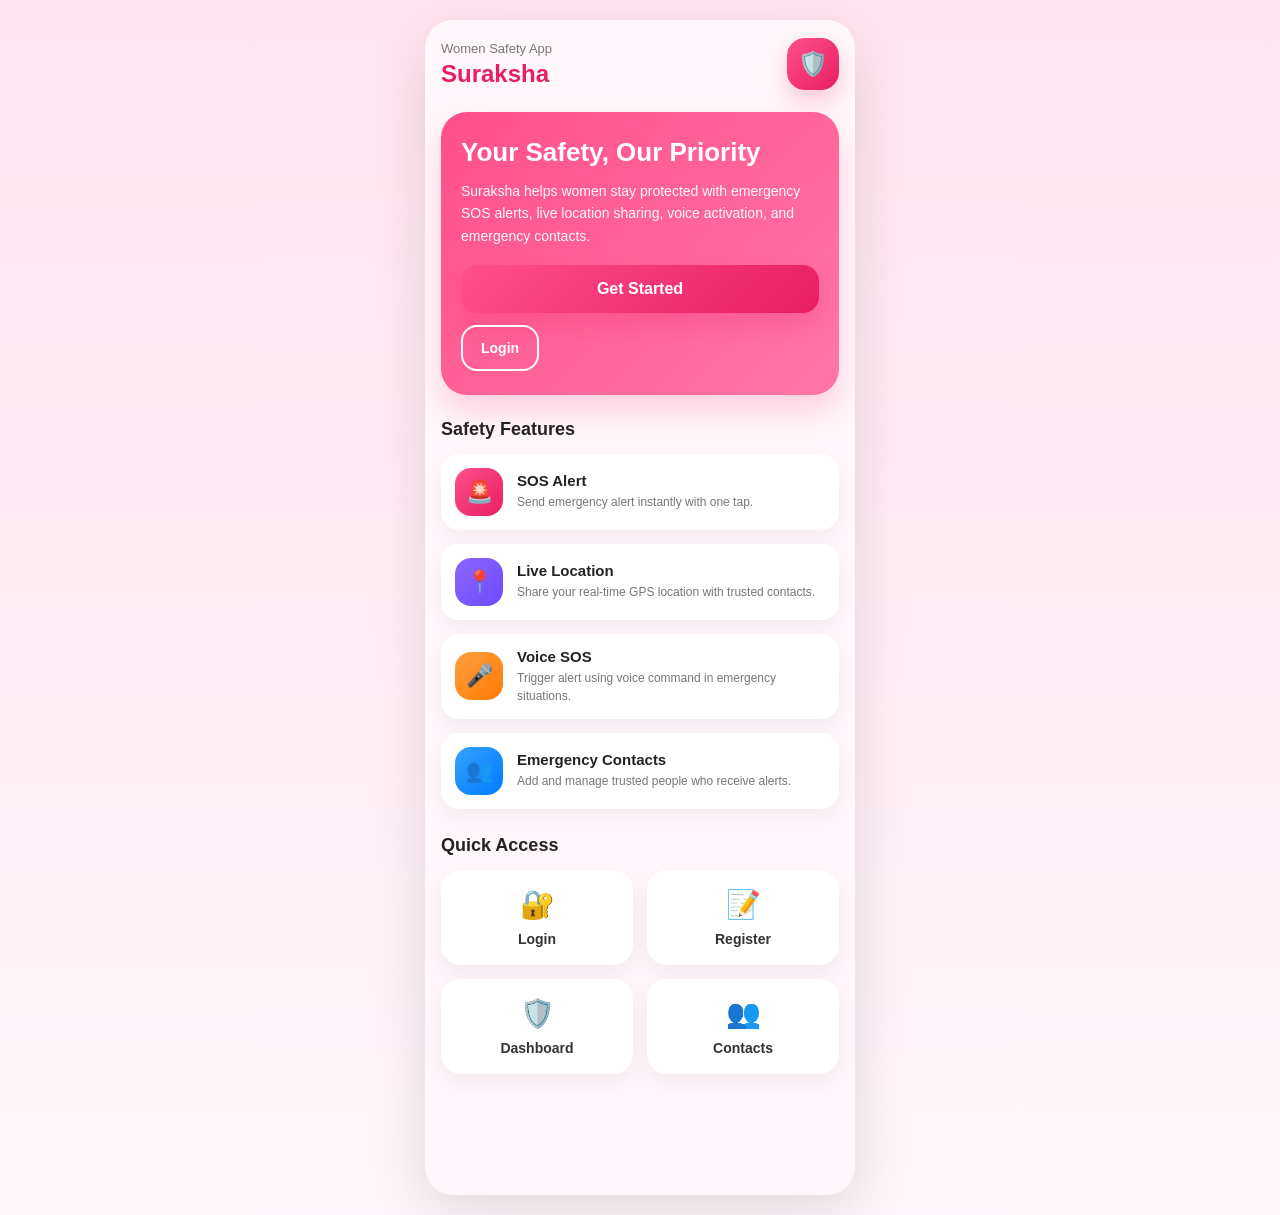
<file: src/main/resources/static/index.html>
<!DOCTYPE html>
<html lang="en">
<head>
  <meta charset="UTF-8" />
  <meta name="viewport" content="width=device-width, initial-scale=1.0" />
  <title>Suraksha - Home</title>
  <link rel="stylesheet" href="style.css" />
</head>
<body class="app-body">

  <div class="mobile-app">

    <!-- Top Section -->
    <header class="home-top">
      <div>
        <p class="welcome-text">Women Safety App</p>
        <h1 class="user-name">Suraksha</h1>
      </div>
      <div class="home-logo">🛡️</div>
    </header>

    <!-- Intro Card -->
    <section class="home-hero-card">
      <h2>Your Safety, Our Priority</h2>
      <p>
        Suraksha helps women stay protected with emergency SOS alerts,
        live location sharing, voice activation, and emergency contacts.
      </p>

      <div class="home-btn-row">
        <a href="register.html" class="auth-submit-btn home-btn-link">Get Started</a>
        <a href="login.html" class="secondary-btn home-btn-link">Login</a>
      </div>
    </section>

    <!-- Features -->
    <section class="section-block">
      <div class="section-title-row">
        <h3>Safety Features</h3>
      </div>

      <div class="feature-list">
        <div class="feature-card">
          <div class="feature-icon pink">🚨</div>
          <div>
            <h4>SOS Alert</h4>
            <p>Send emergency alert instantly with one tap.</p>
          </div>
        </div>

        <div class="feature-card">
          <div class="feature-icon purple">📍</div>
          <div>
            <h4>Live Location</h4>
            <p>Share your real-time GPS location with trusted contacts.</p>
          </div>
        </div>

        <div class="feature-card">
          <div class="feature-icon orange">🎤</div>
          <div>
            <h4>Voice SOS</h4>
            <p>Trigger alert using voice command in emergency situations.</p>
          </div>
        </div>

        <div class="feature-card">
          <div class="feature-icon blue">👥</div>
          <div>
            <h4>Emergency Contacts</h4>
            <p>Add and manage trusted people who receive alerts.</p>
          </div>
        </div>
      </div>
    </section>

    <!-- Quick Navigation -->
    <section class="section-block">
      <div class="section-title-row">
        <h3>Quick Access</h3>
      </div>

      <div class="action-grid">
        <a href="login.html" class="action-card action-link">
          <div class="action-icon">🔐</div>
          <p>Login</p>
        </a>

        <a href="register.html" class="action-card action-link">
          <div class="action-icon">📝</div>
          <p>Register</p>
        </a>

        <a href="dashboard.html" class="action-card action-link">
          <div class="action-icon">🛡️</div>
          <p>Dashboard</p>
        </a>

        <a href="contacts.html" class="action-card action-link">
          <div class="action-icon">👥</div>
          <p>Contacts</p>
        </a>
      </div>
     
    </section>

  </div>

</body>
</html>
</file>
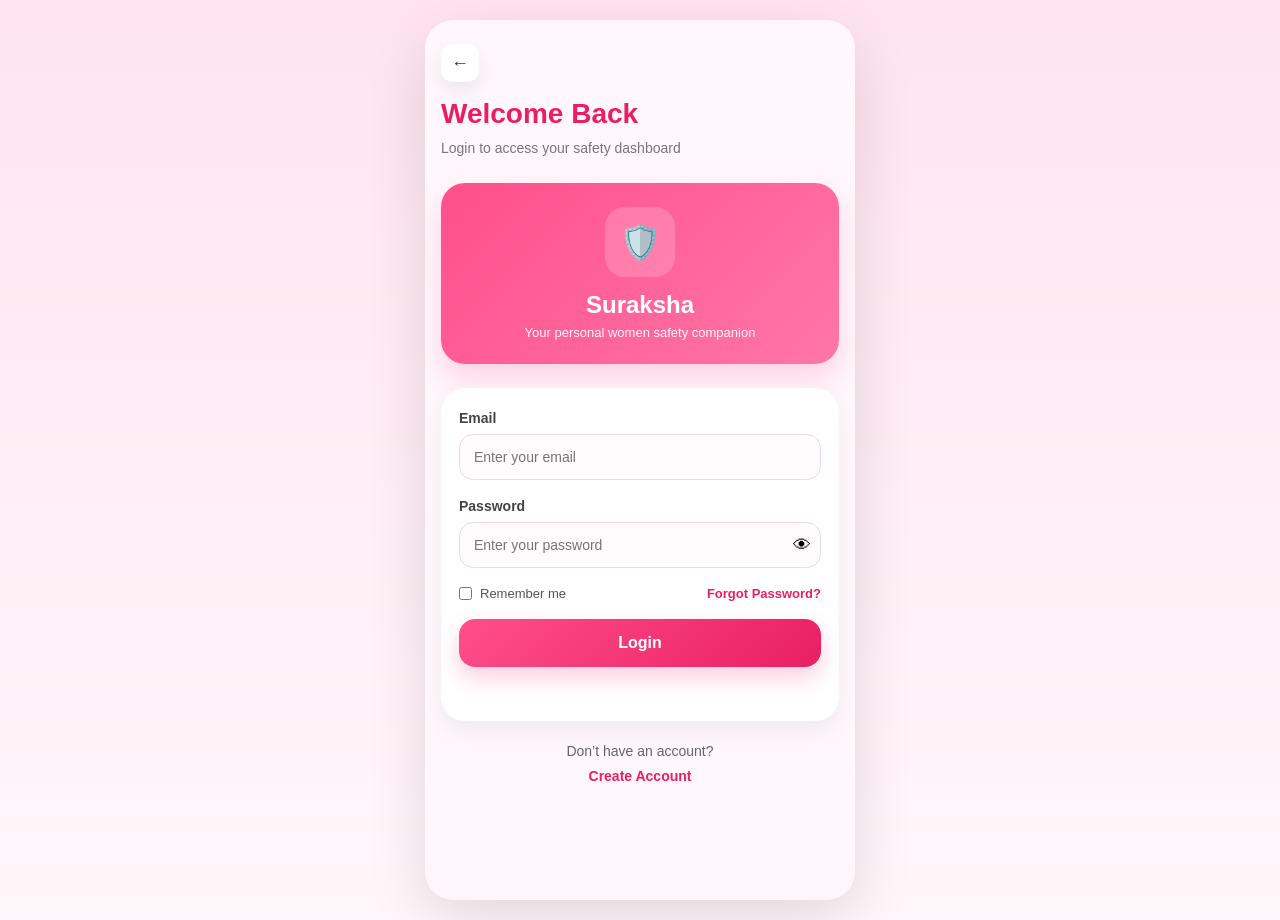
<file: src/main/resources/static/contacts.html>
<!DOCTYPE html>
<html lang="en">
<head>
  <meta charset="UTF-8" />
  <meta name="viewport" content="width=device-width, initial-scale=1.0" />
  <title>Emergency Contacts - Suraksha</title>
  <link rel="stylesheet" href="style.css" />
</head>
<body class="app-body">

  <div class="mobile-app">

    <header class="top-bar">
      <div>
        <p class="welcome-text">Safety Network</p>
        <h1 class="user-name">Emergency Contacts</h1>
      </div>
      <button class="icon-btn" aria-label="Contacts">👥</button>
    </header>

    <section class="contacts-card">
      <h3>Add New Contact</h3>

      <form id="contactForm" class="contact-form">
        <div class="input-group">
          <label for="contactName">Full Name</label>
          <input type="text" id="contactName" placeholder="Enter contact name" required />
        </div>

        <div class="input-group">
          <label for="relationship">Relationship</label>
          <input type="text" id="relationship" placeholder="Father / Friend / Sister" required />
        </div>

        <div class="input-group">
          <label for="phoneNumber">Phone Number</label>
          <input type="tel" id="phoneNumber" placeholder="Enter number like +919876543210" required />
        </div>

        <button type="submit" class="auth-submit-btn">Save Contact</button>
        <p id="contactMessage" class="form-message"></p>
      </form>
    </section>

    <section class="section-block">
      <div class="section-title-row">
        <h3>Saved Contacts</h3>
      </div>

      <div id="contactsList" class="contacts-list">
        <!-- Contacts will appear here -->
      </div>
    </section>

    <nav class="bottom-nav">
      <a href="index.html" class="nav-item">
        <span>🏠</span>
        <small>Home</small>
      </a>

      <a href="dashboard.html" class="nav-item">
        <span>🛡️</span>
        <small>Dashboard</small>
      </a>

      <a href="contacts.html" class="nav-item active">
        <span>👥</span>
        <small>Contacts</small>
      </a>

      <a href="sos.html" class="nav-item">
        <span>🚨</span>
        <small>SOS</small>
      </a>
    </nav>

  </div>

  <script src="contacts.js"></script>
</body>
</html>
</file>
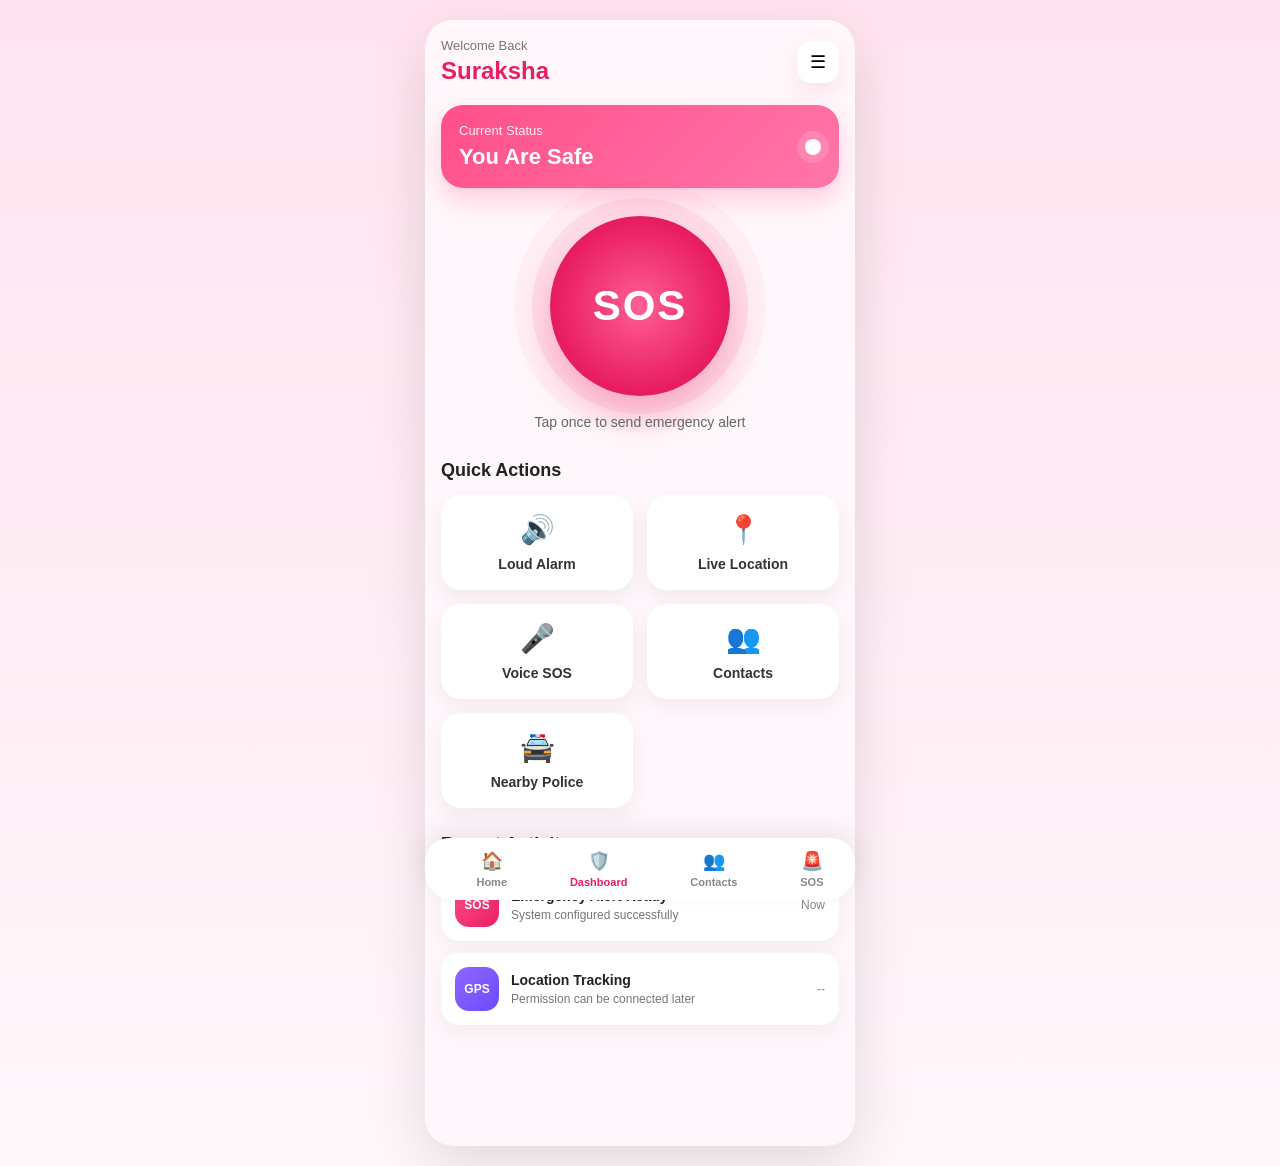
<file: src/main/resources/static/dashboard.html>
<!DOCTYPE html>
<html lang="en">
<head>
  <meta charset="UTF-8" />
  <meta name="viewport" content="width=device-width, initial-scale=1.0" />
  <title>Suraksha Dashboard</title>
  <link rel="stylesheet" href="style.css" />
</head>
<body class="app-body">

  <div class="mobile-app">

    <!-- Top Header -->
    <header class="top-bar">
      <div>
        <p class="welcome-text">Welcome Back</p>
        <h1 class="user-name">Suraksha</h1>
      </div>
      <button class="icon-btn" id="profileBtn" aria-label="Profile">
        ☰
      </button>
    </header>

    <!-- Emergency Status Card -->
    <section class="status-card">
      <div>
        <p class="status-label">Current Status</p>
        <h2 class="status-safe">You Are Safe</h2>
      </div>
      <span class="pulse-dot"></span>
    </section>

    <!-- SOS Main Button -->
    <section class="sos-section">
      <button class="sos-button" id="sosButton">
        <span>SOS</span>
      </button>
      <p class="sos-note">Tap once to send emergency alert</p>
    </section>

    <!-- Quick Actions -->
    <section class="section-block">
      <div class="section-title-row">
        <h3>Quick Actions</h3>
      </div>
      
    <div class="action-grid">
        <button class="action-card" id="alarmBtn">
          <div class="action-icon">🔊</div>
          <p>Loud Alarm</p>
        </button>


        <button class="action-card" id="locationBtn">
          <div class="action-icon">📍</div>
          <p>Live Location</p>
        </button>

        <button class="action-card" id="voiceBtn">
          <div class="action-icon">🎤</div>
          <p>Voice SOS</p>
        </button>

        <button class="action-card" id="contactsBtn">
          <div class="action-icon">👥</div>
          <p>Contacts</p>
        </button>
        
       <button class="action-card" onclick="window.location.href='map.html'">
  			<div class="action-icon">🚔</div>
  			<p>Nearby Police</p>
	   </button>
      </div>
    </section>

    <!-- Recent Activity -->
    <section class="section-block">
      <div class="section-title-row">
        <h3>Recent Activity</h3>
      </div>

      <div class="activity-list">
        <div class="activity-item">
          <div class="activity-left">
            <div class="activity-badge pink">SOS</div>
            <div>
              <h4>Emergency Alert Ready</h4>
              <p>System configured successfully</p>
            </div>
          </div>
          <span class="activity-time">Now</span>
        </div>

        <div class="activity-item">
          <div class="activity-left">
            <div class="activity-badge purple">GPS</div>
            <div>
              <h4>Location Tracking</h4>
              <p>Permission can be connected later</p>
            </div>
          </div>
          <span class="activity-time">--</span>
        </div>
      </div>
    </section>

    <!-- Bottom Navigation -->
    <nav class="bottom-nav">
      <a href="index.html" class="nav-item">
        <span>🏠</span>
        <small>Home</small>
      </a>

      <a href="dashboard.html" class="nav-item active">
        <span>🛡️</span>
        <small>Dashboard</small>
      </a>

      <a href="contacts.html" class="nav-item">
        <span>👥</span>
        <small>Contacts</small>
      </a>

      <a href="sos.html" class="nav-item">
        <span>🚨</span>
        <small>SOS</small>
      </a>
    </nav>

  </div>

  <script src="dashboard.js"></script>
</body>
</html>
</file>
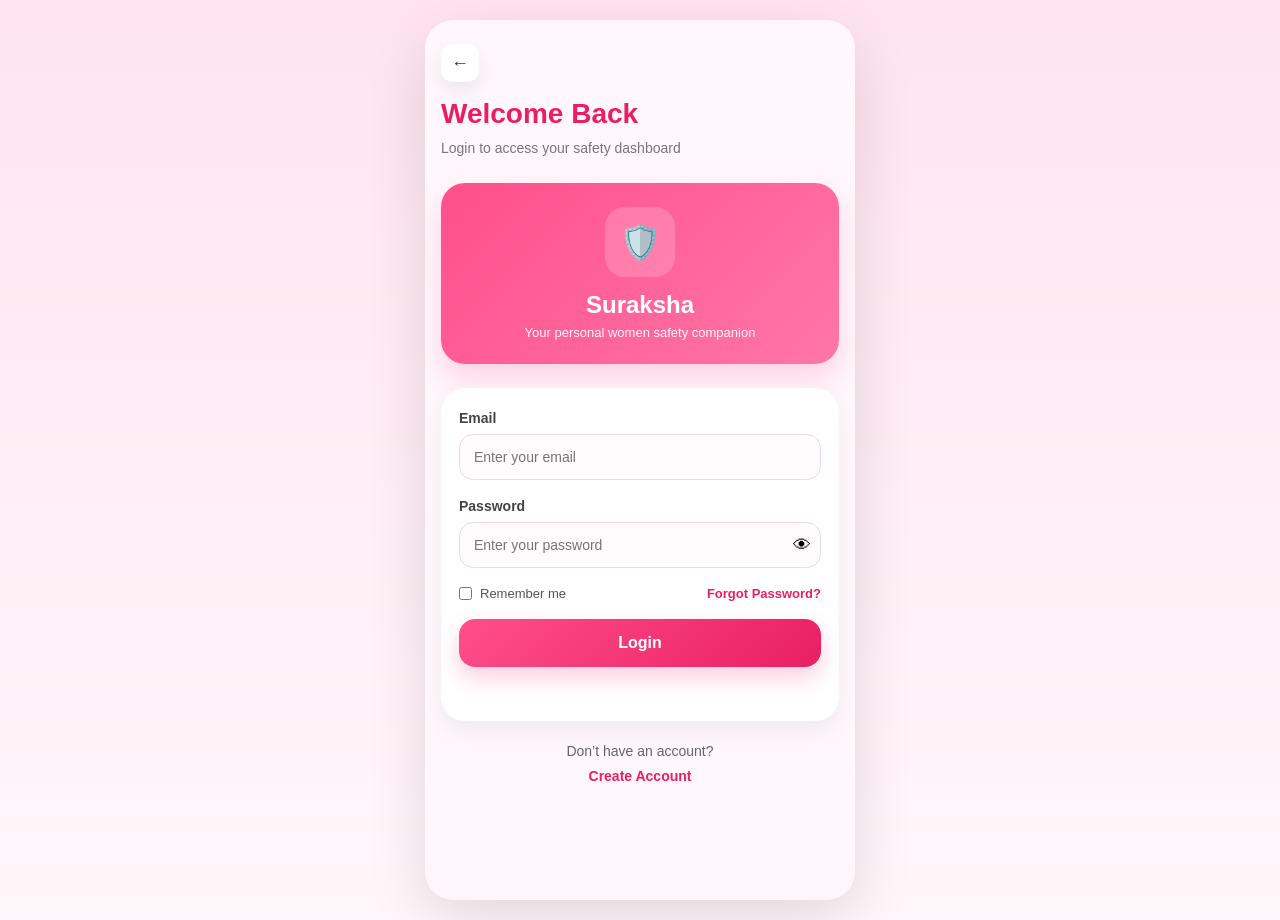
<file: src/main/resources/static/login.html>
<!DOCTYPE html>
<html lang="en">
<head>
  <meta charset="UTF-8" />
  <meta name="viewport" content="width=device-width, initial-scale=1.0" />
  <title>Login - Suraksha</title>
  <link rel="stylesheet" href="style.css" />
</head>
<body class="app-body">

  <div class="mobile-app auth-screen">

    <!-- Header -->
    <div class="auth-header">
      <a href="index.html" class="back-btn">←</a>
      <h1>Welcome Back</h1>
      <p>Login to access your safety dashboard</p>
    </div>

    <!-- Branding Card -->
    <div class="auth-brand-card">
      <div class="brand-icon">🛡️</div>
      <h2>Suraksha</h2>
      <p>Your personal women safety companion</p>
    </div>

    <!-- Login Form -->
    <form class="auth-form" id="loginForm">
      <div class="input-group">
        <label for="email">Email</label>
        <input type="email" id="email" name="email" placeholder="Enter your email" required />
      </div>

      <div class="input-group">
        <label for="password">Password</label>
        <div class="password-box">
          <input type="password" id="password" name="password" placeholder="Enter your password" required />
          <button type="button" class="toggle-password" id="togglePassword">👁</button>
        </div>
      </div>

      <div class="auth-options">
        <label class="remember-me">
          <input type="checkbox" id="rememberMe" />
          <span>Remember me</span>
        </label>

        <a href="#" class="forgot-link">Forgot Password?</a>
      </div>

      <button type="submit" class="auth-submit-btn" id="loginBtn">
        Login
      </button>

      <p class="form-message" id="formMessage"></p>
    </form>

    <!-- Footer Links -->
    <div class="auth-footer">
      <p>Don’t have an account?</p>
      <a href="register.html">Create Account</a>
    </div>

  </div>

<script src="login.js"></script>
</body>
</html>
</file>
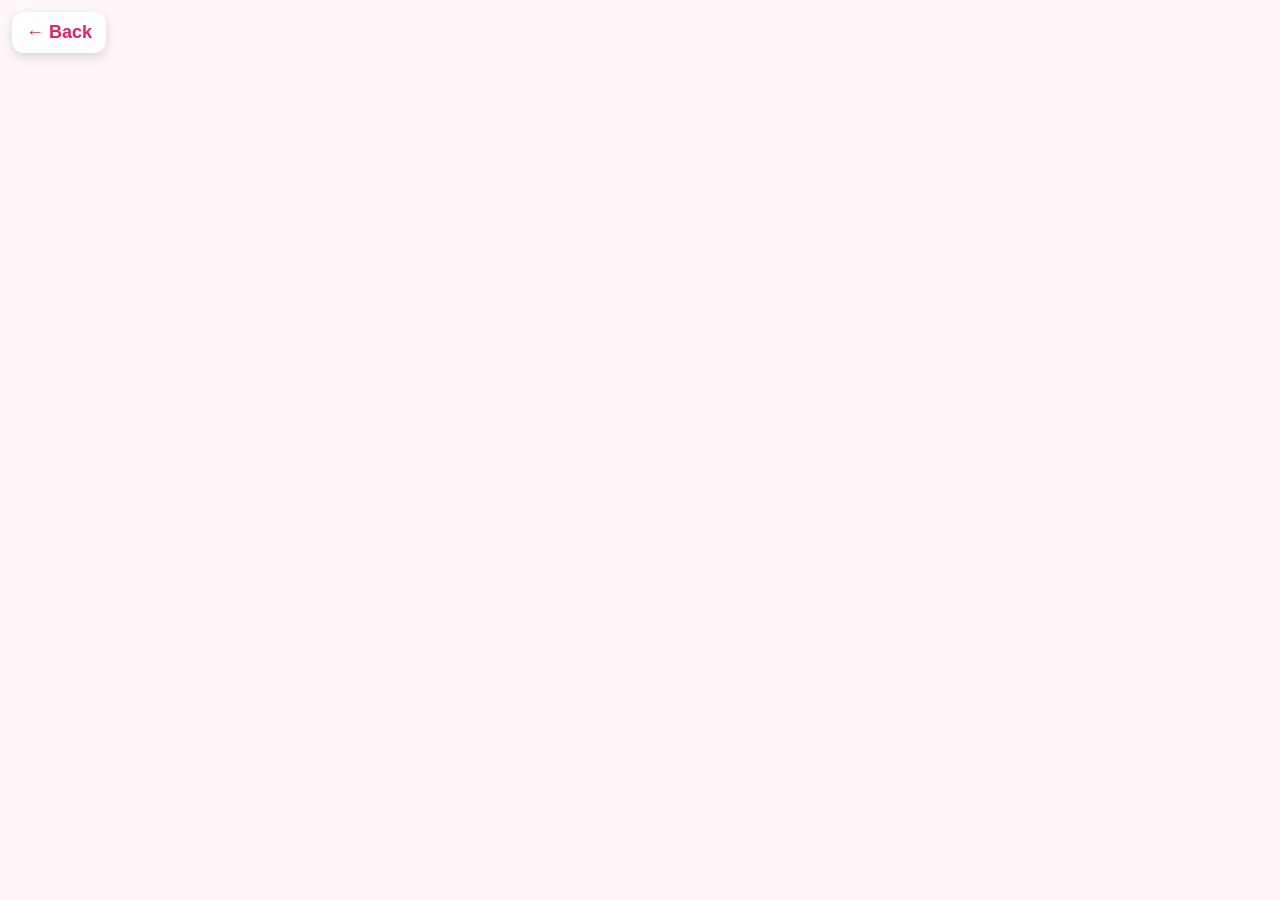
<file: src/main/resources/static/map.html>
<!DOCTYPE html>
<html lang="en">
<head>
  <meta charset="UTF-8" />
  <meta name="viewport" content="width=device-width, initial-scale=1.0" />
  <title>Nearby Police Stations - Suraksha</title>

  <link
    rel="stylesheet"
    href="https://api.tomtom.com/maps-sdk-for-web/cdn/6.x/6.25.0/maps/maps.css"
  />

  <style>
    * {
      box-sizing: border-box;
      margin: 0;
      padding: 0;
      font-family: Arial, sans-serif;
    }

    body {
      background: #fff7fb;
    }

    #map {
      width: 100%;
      height: 100vh;
    }

    .topbar {
      position: absolute;
      top: 12px;
      left: 12px;
      z-index: 10;
      background: white;
      padding: 10px 14px;
      border-radius: 12px;
      box-shadow: 0 4px 12px rgba(0, 0, 0, 0.15);
    }

    .backBtn {
      text-decoration: none;
      color: #e91e63;
      font-weight: bold;
      font-size: 18px;
    }

    .info-box {
      position: absolute;
      bottom: 20px;
      left: 12px;
      right: 12px;
      z-index: 10;
      background: white;
      border-radius: 16px;
      padding: 16px;
      box-shadow: 0 4px 14px rgba(0, 0, 0, 0.16);
      max-width: 420px;
      margin: 0 auto;
      display: none;
    }

    .info-box h3 {
      color: #e91e63;
      margin-bottom: 8px;
      font-size: 20px;
    }

    .info-box p {
      font-size: 14px;
      color: #444;
      margin: 6px 0;
      line-height: 1.4;
    }

    .nav-btn {
      display: inline-block;
      margin-top: 12px;
      padding: 10px 14px;
      background: #e91e63;
      color: white;
      text-decoration: none;
      border-radius: 10px;
      font-weight: bold;
      font-size: 14px;
    }
  </style>
</head>
<body>

  <div class="topbar">
    <a href="dashboard.html" class="backBtn">← Back</a>
  </div>

  <div id="map"></div>

  <div class="info-box" id="nearestInfo">
    <h3 id="infoTitle">Nearest Police Station</h3>
    <p id="stationName"></p>
    <p id="stationAddress"></p>
    <p id="stationDistance"></p>
    <a id="navigateBtn" class="nav-btn" target="_blank">Open in Google Maps</a>
  </div>

  <script src="https://api.tomtom.com/maps-sdk-for-web/cdn/6.x/6.25.0/maps/maps-web.min.js"></script>

  <script>
    const TOMTOM_API_KEY = "AO439ImV4idoCL7mKqB5piur7KOgVZXx";
    const POLICE_CATEGORY_ID = 7322;

    function calculateDistanceKm(lat1, lon1, lat2, lon2) {
      const R = 6371;
      const dLat = (lat2 - lat1) * Math.PI / 180;
      const dLon = (lon2 - lon1) * Math.PI / 180;

      const a =
        Math.sin(dLat / 2) * Math.sin(dLat / 2) +
        Math.cos(lat1 * Math.PI / 180) *
        Math.cos(lat2 * Math.PI / 180) *
        Math.sin(dLon / 2) * Math.sin(dLon / 2);

      const c = 2 * Math.atan2(Math.sqrt(a), Math.sqrt(1 - a));
      return R * c;
    }

    function updateInfoBox(place, distance, isNearest = false) {
      const placeName = place.poi && place.poi.name
        ? place.poi.name
        : "Police Station";

      const placeAddress = place.address && place.address.freeformAddress
        ? place.address.freeformAddress
        : "Address not available";

      document.getElementById("infoTitle").innerText = isNearest
        ? "Nearest Police Station"
        : "Selected Police Station";

      document.getElementById("stationName").innerText = placeName;
      document.getElementById("stationAddress").innerText = placeAddress;
      document.getElementById("stationDistance").innerText =
        `Approx. Distance: ${distance.toFixed(2)} km`;

      const navUrl =
        `https://www.google.com/maps/dir/?api=1&destination=${place.position.lat},${place.position.lon}`;

      document.getElementById("navigateBtn").href = navUrl;
      document.getElementById("nearestInfo").style.display = "block";
    }

    async function initMap() {
      if (!navigator.geolocation) {
        alert("Geolocation is not supported by this browser.");
        return;
      }

      navigator.geolocation.getCurrentPosition(
        async (position) => {
          const userLat = position.coords.latitude;
          const userLon = position.coords.longitude;

          const map = tt.map({
            key: TOMTOM_API_KEY,
            container: "map",
            center: [userLon, userLat],
            zoom: 14
          });

          map.addControl(new tt.NavigationControl());

          new tt.Marker({ color: "blue" })
            .setLngLat([userLon, userLat])
            .setPopup(new tt.Popup({ offset: 30 }).setHTML("<b>Your Location</b>"))
            .addTo(map);

          try {
            const url =
              `https://api.tomtom.com/search/2/categorySearch/.json` +
              `?key=${TOMTOM_API_KEY}` +
              `&lat=${userLat}` +
              `&lon=${userLon}` +
              `&radius=15000` +
              `&limit=20` +
              `&categorySet=${POLICE_CATEGORY_ID}`;

            const response = await fetch(url);
            const data = await response.json();

            console.log("TomTom categorySearch response:", data);

            if (!data.results || data.results.length === 0) {
              alert("No nearby police station found.");
              return;
            }

            let nearestStation = null;
            let nearestDistance = Number.MAX_VALUE;

            const bounds = new tt.LngLatBounds();
            bounds.extend([userLon, userLat]);

            data.results.forEach((place) => {
              const placeLat = place.position.lat;
              const placeLon = place.position.lon;
              const distance = calculateDistanceKm(userLat, userLon, placeLat, placeLon);

              if (distance < nearestDistance) {
                nearestDistance = distance;
                nearestStation = place;
              }

              bounds.extend([placeLon, placeLat]);

              const placeName = place.poi?.name || "Police Station";
              const placeAddress = place.address?.freeformAddress || "Address not available";

              const popup = new tt.Popup({ offset: 30 }).setHTML(`
                <div style="padding:8px; min-width:180px;">
                  <h4 style="margin:0 0 6px 0;">${placeName}</h4>
                  <p style="margin:0 0 6px 0; font-size:13px;">${placeAddress}</p>
                  <p style="margin:0; font-size:13px;">Distance: ${distance.toFixed(2)} km</p>
                </div>
              `);

              const marker = new tt.Marker({ color: "red" })
                .setLngLat([placeLon, placeLat])
                .setPopup(popup)
                .addTo(map);

              marker.getElement().addEventListener("click", () => {
                popup.addTo(map);
                map.flyTo({
                  center: [placeLon, placeLat],
                  zoom: 15
                });
                updateInfoBox(place, distance, false);
              });
            });

            map.fitBounds(bounds, { padding: 60 });

            if (nearestStation) {
              updateInfoBox(nearestStation, nearestDistance, true);
            }

          } catch (error) {
            console.error("TomTom search error:", error);
            alert("Failed to load nearby police stations.");
          }
        },
        (error) => {
          console.error("Location Error:", error);
          alert("Unable to get your location.");
        },
        {
          enableHighAccuracy: true,
          timeout: 10000,
          maximumAge: 0
        }
      );
    }

    initMap();
  </script>

</body>
</html>
</file>
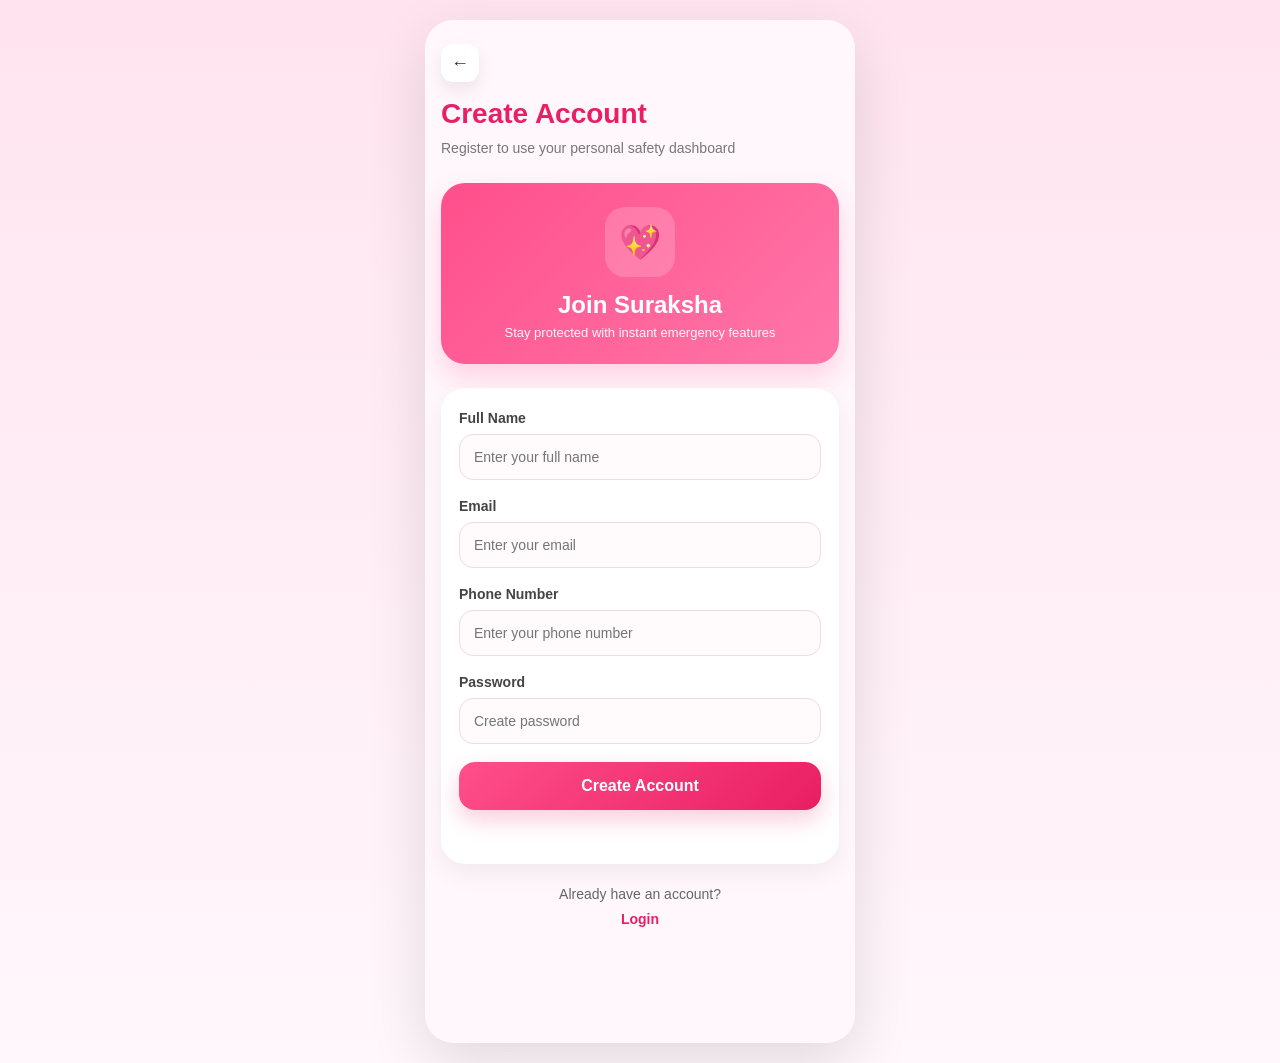
<file: src/main/resources/static/register.html>
<!DOCTYPE html>
<html lang="en">
<head>
  <meta charset="UTF-8" />
  <meta name="viewport" content="width=device-width, initial-scale=1.0" />
  <title>Register - Suraksha</title>
  <link rel="stylesheet" href="style.css" />
</head>
<body class="app-body">

  <div class="mobile-app auth-screen">

    <div class="auth-header">
      <a href="../index.html" class="back-btn">←</a>
      <h1>Create Account</h1>
      <p>Register to use your personal safety dashboard</p>
    </div>

    <div class="auth-brand-card">
      <div class="brand-icon">💖</div>
      <h2>Join Suraksha</h2>
      <p>Stay protected with instant emergency features</p>
    </div>

    <form class="auth-form" id="registerForm">
      <div class="input-group">
        <label for="fullName">Full Name</label>
        <input type="text" id="fullName" name="fullName" placeholder="Enter your full name" required />
      </div>

      <div class="input-group">
        <label for="email">Email</label>
        <input type="email" id="email" name="email" placeholder="Enter your email" required />
      </div>

      <div class="input-group">
        <label for="phone">Phone Number</label>
        <input type="tel" id="phone" name="phone" placeholder="Enter your phone number" required />
      </div>

      <div class="input-group">
        <label for="password">Password</label>
        <input type="password" id="password" name="password" placeholder="Create password" required />
      </div>

      <button type="submit" class="auth-submit-btn">Create Account</button>
      <p class="form-message" id="registerMessage"></p>
    </form>

    <div class="auth-footer">
      <p>Already have an account?</p>
      <a href="login.html">Login</a>
    </div>

  </div>

  <script src="register.js"></script>
</body>
</html>
</file>
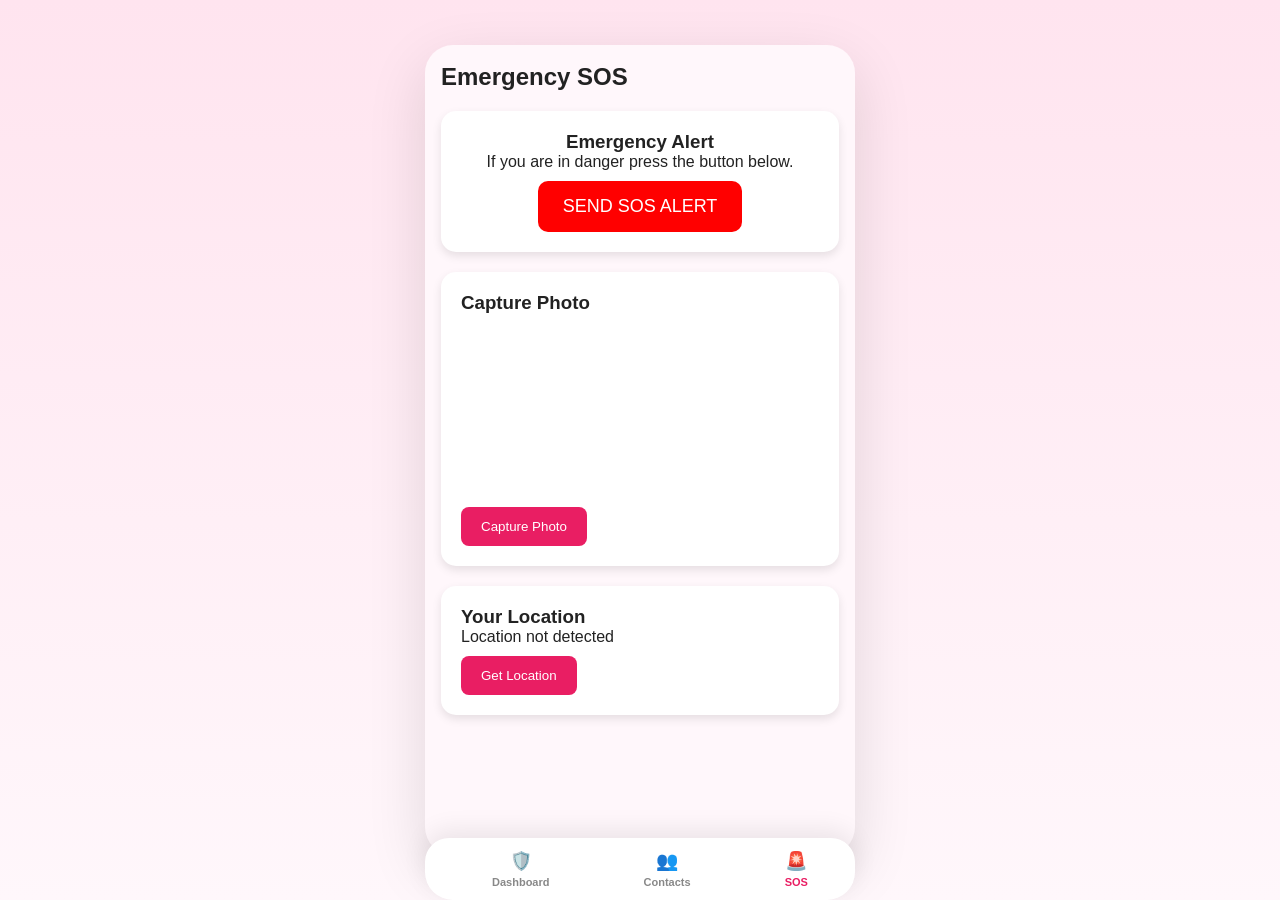
<file: src/main/resources/static/sos.html>
<!DOCTYPE html>
<html lang="en">
<head>
<meta charset="UTF-8">
<meta name="viewport" content="width=device-width, initial-scale=1.0">
<title>SOS Alert</title>
<link rel="stylesheet" href="style.css">
</head>

<body class="app-body">

<div class="mobile-app">

<header class="top-bar">
<h2>Emergency SOS</h2>
</header>

<section class="sos-alert-box">

<h3>Emergency Alert</h3>
<p>If you are in danger press the button below.</p>

<button id="sendSOS" class="danger-btn">
SEND SOS ALERT
</button>

<p id="status"></p>

</section>

<section class="camera-section">

<h3>Capture Photo</h3>

<video id="video" width="100%" autoplay></video>

<button id="captureBtn" class="primary-btn">
Capture Photo
</button>

<canvas id="canvas" style="display:none;"></canvas>

</section>

<section class="location-section">

<h3>Your Location</h3>

<p id="locationText">Location not detected</p>

<button id="getLocation" class="primary-btn">
Get Location
</button>

</section>

<nav class="bottom-nav">

<a href="dashboard.html" class="nav-item">
<span>🛡️</span>
<small>Dashboard</small>
</a>

<a href="contacts.html" class="nav-item">
<span>👥</span>
<small>Contacts</small>
</a>

<a href="sos.html" class="nav-item active">
<span>🚨</span>
<small>SOS</small>
</a>

</nav>

</div>

<script src="sos.js"></script>

</body>
</html>
</file>
<file: src/main/resources/static/style.css>
*{
margin:0;
padding:0;
box-sizing:border-box;
font-family:Arial;
}

body{
background:linear-gradient(to right,#fbc2eb,#fcd6e0);
color:#333;
}

.navbar{
display:flex;
justify-content:space-between;
align-items:center;
padding:15px 40px;
background:white;
box-shadow:0 2px 10px rgba(0,0,0,0.1);
}

.logo{
color:#e91e63;
}

nav a{
margin-left:20px;
text-decoration:none;
font-weight:bold;
color:#333;
}

.hero{
text-align:center;
padding:100px 20px;
}

.hero h1{
font-size:40px;
margin-bottom:20px;
}

.hero p{
max-width:600px;
margin:auto;
margin-bottom:30px;
}

.buttons{
margin-top:20px;
}

.btn-primary{
background:#e91e63;
color:white;
padding:12px 25px;
text-decoration:none;
border-radius:6px;
margin-right:10px;
}

.btn-secondary{
border:2px solid #e91e63;
padding:12px 25px;
border-radius:6px;
text-decoration:none;
color:#e91e63;
}

.features{
padding:60px 20px;
text-align:center;
}

.feature-grid{
display:grid;
grid-template-columns:repeat(auto-fit,minmax(220px,1fr));
gap:20px;
margin-top:30px;
}

.card{
background:white;
padding:25px;
border-radius:10px;
box-shadow:0 4px 10px rgba(0,0,0,0.1);
}

footer{
text-align:center;
padding:20px;
background:white;
margin-top:40px;
}
/* ------------register form------------*/
.form-container{
width:100%;
max-width:400px;
margin:80px auto;
background:white;
padding:30px;
border-radius:10px;
box-shadow:0 5px 15px rgba(0,0,0,0.1);
}

.form-container h2{
text-align:center;
margin-bottom:20px;
}

.input-group{
margin-bottom:15px;
}

.input-group label{
display:block;
margin-bottom:5px;
}

.input-group input{
width:100%;
padding:10px;
border-radius:5px;
border:1px solid #ccc;
}

.form-footer{
text-align:center;
margin-top:15px;
}

.form-footer a{
color:#e91e63;
text-decoration:none;
}
/*------------dashboard------------*/
* {
  margin: 0;
  padding: 0;
  box-sizing: border-box;
  font-family: "Segoe UI", Arial, sans-serif;
}

body.app-body {
  background: linear-gradient(180deg, #ffe4ef 0%, #fff7fb 100%);
  min-height: 100vh;
  color: #222;
}

/* Mobile App Container */
.mobile-app {
  width: 100%;
  max-width: 430px;
  min-height: 100vh;
  margin: 0 auto;
  background: #fff7fb;
  position: relative;
  padding: 18px 16px 95px;
}

/* Header */
.top-bar {
  display: flex;
  align-items: center;
  justify-content: space-between;
  margin-bottom: 20px;
}

.welcome-text {
  font-size: 13px;
  color: #777;
  margin-bottom: 4px;
}

.user-name {
  font-size: 24px;
  color: #e91e63;
  font-weight: 700;
}

.icon-btn {
  width: 42px;
  height: 42px;
  border: none;
  border-radius: 14px;
  background: #ffffff;
  box-shadow: 0 8px 20px rgba(233, 30, 99, 0.10);
  font-size: 18px;
  cursor: pointer;
}

/* Status */
.status-card {
  background: linear-gradient(135deg, #ff4f8b, #ff76a8);
  color: white;
  border-radius: 22px;
  padding: 18px;
  display: flex;
  justify-content: space-between;
  align-items: center;
  margin-bottom: 22px;
  box-shadow: 0 12px 24px rgba(255, 79, 139, 0.25);
}

.status-label {
  font-size: 13px;
  opacity: 0.9;
  margin-bottom: 6px;
}

.status-safe {
  font-size: 22px;
  font-weight: 700;
}

.pulse-dot {
  width: 16px;
  height: 16px;
  background: #fff;
  border-radius: 50%;
  box-shadow: 0 0 0 8px rgba(255,255,255,0.15);
}

/* SOS */
.sos-section {
  text-align: center;
  margin: 28px 0 30px;
}

.sos-button {
  width: 180px;
  height: 180px;
  border-radius: 50%;
  border: none;
  background: radial-gradient(circle at center, #ff5f95 0%, #e91e63 65%, #d31254 100%);
  color: white;
  font-size: 42px;
  font-weight: bold;
  letter-spacing: 2px;
  cursor: pointer;
  box-shadow:
    0 0 0 18px rgba(233, 30, 99, 0.08),
    0 0 0 36px rgba(233, 30, 99, 0.04),
    0 18px 35px rgba(233, 30, 99, 0.28);
  transition: transform 0.2s ease;
}

.sos-button:active {
  transform: scale(0.97);
}

.sos-note {
  margin-top: 18px;
  font-size: 14px;
  color: #666;
}

/* Sections */
.section-block {
  margin-bottom: 26px;
}

.section-title-row {
  display: flex;
  align-items: center;
  justify-content: space-between;
  margin-bottom: 14px;
}

.section-title-row h3 {
  font-size: 18px;
  color: #222;
}

/* Quick action cards */
.action-grid {
  display: grid;
  grid-template-columns: repeat(2, 1fr);
  gap: 14px;
}

.action-card {
  background: #ffffff;
  border: none;
  border-radius: 20px;
  padding: 18px 12px;
  text-align: center;
  box-shadow: 0 8px 22px rgba(0, 0, 0, 0.06);
  cursor: pointer;
  transition: transform 0.2s ease, box-shadow 0.2s ease;
}

.action-card:hover {
  transform: translateY(-2px);
  box-shadow: 0 12px 24px rgba(233, 30, 99, 0.10);
}

.action-icon {
  font-size: 28px;
  margin-bottom: 10px;
}

.action-card p {
  font-size: 14px;
  font-weight: 600;
  color: #333;
}

/* Activity */
.activity-list {
  display: flex;
  flex-direction: column;
  gap: 12px;
}

.activity-item {
  background: #fff;
  border-radius: 18px;
  padding: 14px;
  display: flex;
  justify-content: space-between;
  gap: 10px;
  align-items: center;
  box-shadow: 0 8px 20px rgba(0, 0, 0, 0.05);
}

.activity-left {
  display: flex;
  gap: 12px;
  align-items: center;
}

.activity-left h4 {
  font-size: 14px;
  margin-bottom: 4px;
}

.activity-left p {
  font-size: 12px;
  color: #777;
}

.activity-time {
  font-size: 12px;
  color: #888;
}

.activity-badge {
  width: 44px;
  height: 44px;
  border-radius: 14px;
  display: flex;
  align-items: center;
  justify-content: center;
  color: white;
  font-size: 12px;
  font-weight: bold;
}

.activity-badge.pink {
  background: linear-gradient(135deg, #ff4f8b, #e91e63);
}

.activity-badge.purple {
  background: linear-gradient(135deg, #8e66ff, #6c4bff);
}

/* Bottom nav */
.bottom-nav {
  position: fixed;
  bottom: 0;
  left: 50%;
  transform: translateX(-50%);
  width: 100%;
  max-width: 430px;
  background: #ffffff;
  display: flex;
  justify-content: space-around;
  align-items: center;
  padding: 12px 10px calc(12px + env(safe-area-inset-bottom));
  border-top-left-radius: 24px;
  border-top-right-radius: 24px;
  box-shadow: 0 -8px 24px rgba(0, 0, 0, 0.08);
}

.nav-item {
  text-decoration: none;
  color: #888;
  display: flex;
  flex-direction: column;
  align-items: center;
  font-size: 18px;
  gap: 4px;
}

.nav-item small {
  font-size: 11px;
}

.nav-item.active {
  color: #e91e63;
  font-weight: 700;
}

/* Desktop support while keeping mobile app look */
@media (min-width: 768px) {
  body.app-body {
    display: flex;
    justify-content: center;
    align-items: center;
    padding: 20px 0;
  }

  .mobile-app {
    min-height: 90vh;
    border-radius: 28px;
    box-shadow: 0 20px 60px rgba(0, 0, 0, 0.12);
    overflow: hidden;
  }

  .bottom-nav {
    border-bottom-left-radius: 28px;
    border-bottom-right-radius: 28px;
  }
}
/* =========================
   AUTH PAGES (LOGIN / REGISTER)
========================= */

.auth-screen {
  padding-top: 24px;
  display: flex;
  flex-direction: column;
  justify-content: flex-start;
}

.auth-header {
  margin-bottom: 24px;
}

.back-btn {
  display: inline-flex;
  width: 38px;
  height: 38px;
  align-items: center;
  justify-content: center;
  text-decoration: none;
  background: #fff;
  border-radius: 12px;
  color: #333;
  box-shadow: 0 8px 18px rgba(0, 0, 0, 0.08);
  margin-bottom: 16px;
  font-size: 18px;
}

.auth-header h1 {
  font-size: 28px;
  color: #e91e63;
  margin-bottom: 8px;
}

.auth-header p {
  font-size: 14px;
  color: #777;
  line-height: 1.5;
}

.auth-brand-card {
  background: linear-gradient(135deg, #ff4f8b, #ff76a8);
  color: white;
  border-radius: 24px;
  padding: 24px 20px;
  text-align: center;
  margin-bottom: 24px;
  box-shadow: 0 14px 28px rgba(255, 79, 139, 0.22);
}

.brand-icon {
  width: 70px;
  height: 70px;
  margin: 0 auto 14px;
  border-radius: 20px;
  display: flex;
  align-items: center;
  justify-content: center;
  font-size: 34px;
  background: rgba(255, 255, 255, 0.18);
}

.auth-brand-card h2 {
  font-size: 24px;
  margin-bottom: 6px;
}

.auth-brand-card p {
  font-size: 13px;
  opacity: 0.95;
}

.auth-form {
  background: #fff;
  border-radius: 24px;
  padding: 22px 18px;
  box-shadow: 0 10px 24px rgba(0, 0, 0, 0.06);
}

.input-group {
  margin-bottom: 18px;
}

.input-group label {
  display: block;
  font-size: 14px;
  font-weight: 600;
  color: #444;
  margin-bottom: 8px;
}

.input-group input {
  width: 100%;
  border: 1px solid #f0d9e3;
  outline: none;
  padding: 14px 14px;
  border-radius: 14px;
  font-size: 14px;
  background: #fffafb;
  transition: 0.2s ease;
}

.input-group input:focus {
  border-color: #e91e63;
  box-shadow: 0 0 0 4px rgba(233, 30, 99, 0.08);
}

.password-box {
  position: relative;
}

.password-box input {
  padding-right: 48px;
}

.toggle-password {
  position: absolute;
  top: 50%;
  right: 10px;
  transform: translateY(-50%);
  border: none;
  background: transparent;
  cursor: pointer;
  font-size: 18px;
}

.auth-options {
  display: flex;
  justify-content: space-between;
  align-items: center;
  margin-bottom: 18px;
  gap: 10px;
  flex-wrap: wrap;
}

.remember-me {
  display: flex;
  align-items: center;
  gap: 8px;
  font-size: 13px;
  color: #555;
}

.remember-me input {
  width: auto;
}

.forgot-link {
  text-decoration: none;
  color: #e91e63;
  font-size: 13px;
  font-weight: 600;
}

.auth-submit-btn {
  width: 100%;
  border: none;
  border-radius: 16px;
  background: linear-gradient(135deg, #ff4f8b, #e91e63);
  color: white;
  padding: 15px;
  font-size: 16px;
  font-weight: 700;
  cursor: pointer;
  box-shadow: 0 10px 22px rgba(233, 30, 99, 0.22);
  transition: transform 0.2s ease;
}

.auth-submit-btn:active {
  transform: scale(0.98);
}

.form-message {
  margin-top: 14px;
  text-align: center;
  font-size: 13px;
  color: #666;
  min-height: 18px;
}

.form-message.success {
  color: green;
}

.form-message.error {
  color: red;
}

.auth-footer {
  text-align: center;
  margin-top: 22px;
  padding-bottom: 20px;
}

.auth-footer p {
  font-size: 14px;
  color: #666;
  margin-bottom: 8px;
}

.auth-footer a {
  text-decoration: none;
  color: #e91e63;
  font-weight: 700;
  font-size: 14px;
}
/* =========================*/
.sos-alert-box{
background:white;
padding:20px;
border-radius:15px;
text-align:center;
margin-bottom:20px;
box-shadow:0 4px 10px rgba(0,0,0,0.1);
}

.danger-btn{
background:red;
color:white;
border:none;
padding:15px 25px;
font-size:18px;
border-radius:10px;
cursor:pointer;
margin-top:10px;
}

.primary-btn{
background:#e91e63;
color:white;
border:none;
padding:12px 20px;
border-radius:8px;
cursor:pointer;
margin-top:10px;
}

.camera-section,
.location-section{
background:white;
padding:20px;
border-radius:15px;
margin-bottom:20px;
box-shadow:0 4px 10px rgba(0,0,0,0.1);
}
   /*----===-----*/
   /* CONTACTS PAGE */
.contacts-card {
  background: #fff;
  border-radius: 24px;
  padding: 20px 16px;
  box-shadow: 0 10px 24px rgba(0, 0, 0, 0.06);
  margin-bottom: 22px;
}

.contacts-card h3 {
  margin-bottom: 16px;
  font-size: 18px;
  color: #222;
}

.contact-form .auth-submit-btn {
  margin-top: 6px;
}

.contacts-list {
  display: flex;
  flex-direction: column;
  gap: 12px;
}

.contact-item {
  background: #fff;
  border-radius: 18px;
  padding: 14px;
  display: flex;
  justify-content: space-between;
  align-items: center;
  gap: 10px;
  box-shadow: 0 8px 20px rgba(0, 0, 0, 0.05);
}

.contact-left {
  display: flex;
  gap: 12px;
  align-items: center;
}

.contact-avatar {
  width: 46px;
  height: 46px;
  border-radius: 14px;
  background: linear-gradient(135deg, #ff4f8b, #e91e63);
  color: #fff;
  display: flex;
  align-items: center;
  justify-content: center;
  font-weight: 700;
  font-size: 16px;
}

.contact-info h4 {
  font-size: 15px;
  margin-bottom: 4px;
  color: #222;
}

.contact-info p {
  font-size: 12px;
  color: #777;
  margin-bottom: 2px;
}

.delete-btn {
  border: none;
  background: #fff0f5;
  color: #e91e63;
  padding: 10px 12px;
  border-radius: 12px;
  cursor: pointer;
  font-size: 13px;
  font-weight: 600;
}

.empty-state {
  background: #fff;
  border-radius: 18px;
  padding: 18px;
  text-align: center;
  color: #777;
  box-shadow: 0 8px 20px rgba(0, 0, 0, 0.05);
}
/*=======*/
/* HOME PAGE MOBILE STYLE */
.home-top {
  display: flex;
  justify-content: space-between;
  align-items: center;
  margin-bottom: 22px;
}

.home-logo {
  width: 52px;
  height: 52px;
  border-radius: 18px;
  background: linear-gradient(135deg, #ff4f8b, #e91e63);
  color: white;
  display: flex;
  align-items: center;
  justify-content: center;
  font-size: 24px;
  box-shadow: 0 10px 22px rgba(233, 30, 99, 0.22);
}

.home-hero-card {
  background: linear-gradient(135deg, #ff4f8b, #ff76a8);
  color: white;
  border-radius: 26px;
  padding: 24px 20px;
  box-shadow: 0 16px 30px rgba(255, 79, 139, 0.24);
  margin-bottom: 24px;
}

.home-hero-card h2 {
  font-size: 26px;
  line-height: 1.3;
  margin-bottom: 10px;
}

.home-hero-card p {
  font-size: 14px;
  line-height: 1.6;
  opacity: 0.96;
  margin-bottom: 18px;
}

.home-btn-row {
  display: flex;
  gap: 12px;
  flex-wrap: wrap;
}

.home-btn-link {
  text-decoration: none;
  text-align: center;
  display: inline-block;
}

.secondary-btn {
  border: 2px solid white;
  color: white;
  padding: 13px 18px;
  border-radius: 16px;
  text-decoration: none;
  font-weight: 700;
  font-size: 14px;
  background: transparent;
}

.feature-list {
  display: flex;
  flex-direction: column;
  gap: 14px;
}

.feature-card {
  background: #fff;
  border-radius: 18px;
  padding: 14px;
  display: flex;
  gap: 14px;
  align-items: center;
  box-shadow: 0 8px 20px rgba(0, 0, 0, 0.05);
}

.feature-card h4 {
  font-size: 15px;
  margin-bottom: 4px;
  color: #222;
}

.feature-card p {
  font-size: 12px;
  color: #777;
  line-height: 1.5;
}

.feature-icon {
  min-width: 48px;
  height: 48px;
  border-radius: 16px;
  display: flex;
  align-items: center;
  justify-content: center;
  color: white;
  font-size: 22px;
}

.feature-icon.pink {
  background: linear-gradient(135deg, #ff4f8b, #e91e63);
}

.feature-icon.purple {
  background: linear-gradient(135deg, #8e66ff, #6c4bff);
}

.feature-icon.orange {
  background: linear-gradient(135deg, #ff9f43, #ff7b00);
}

.feature-icon.blue {
  background: linear-gradient(135deg, #36a2ff, #007bff);
}

.action-link {
  text-decoration: none;
}
</file>
